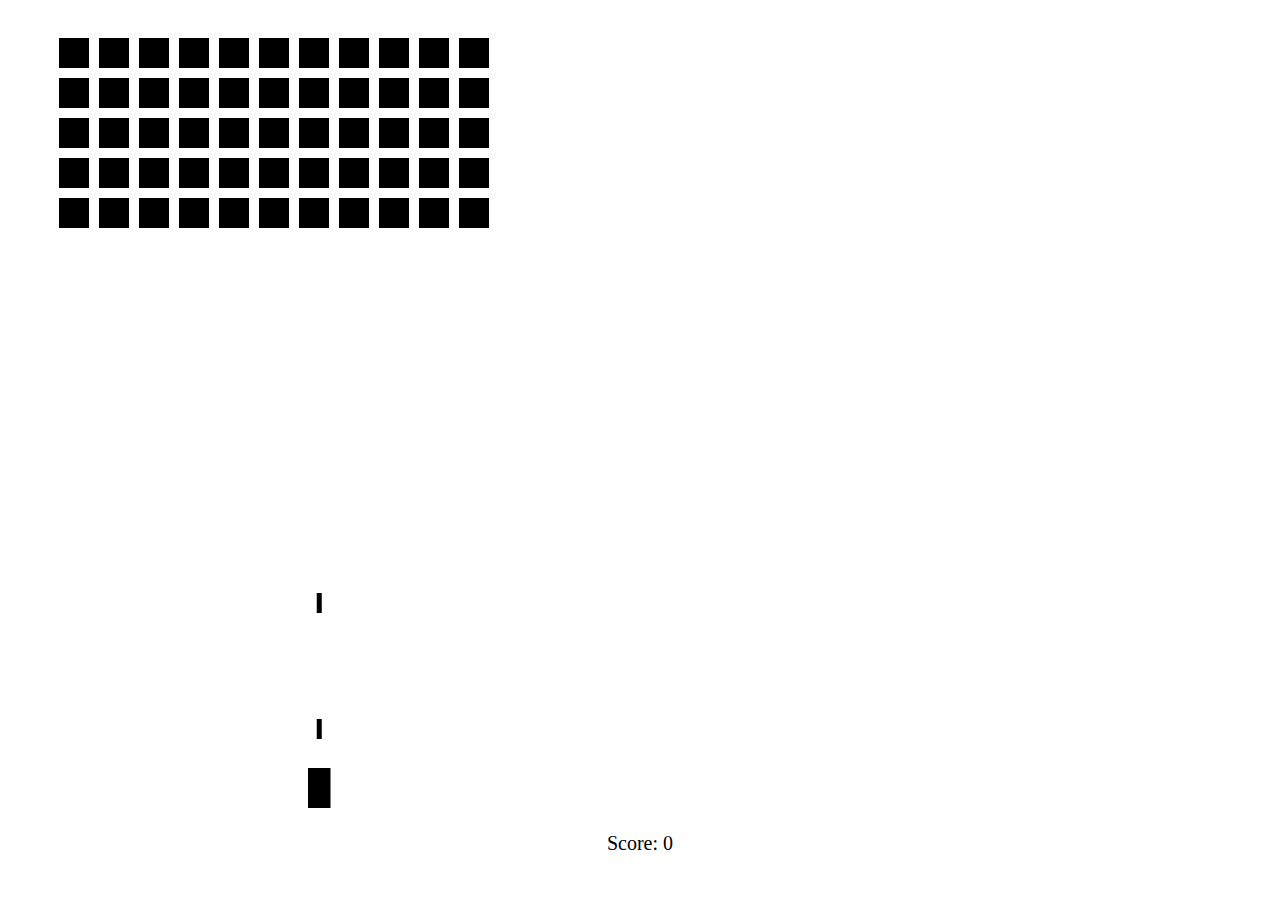
<file: invader_ver3.html>
<!DOCTYPE html>
<html lang="ja">
<head>
    <meta charset="UTF-8">
    <meta http-equiv="X-UA-Compatible" content="IE=edge">
    <meta name="viewport" content="width=device-width, initial-scale=1.0">
    <link href="https://cdn.jsdelivr.net/npm/bootstrap@5.0.2/dist/css/bootstrap.min.css" rel="stylesheet" integrity="sha384-EVSTQN3/azprG1Anm3QDgpJLIm9Nao0Yz1ztcQTwFspd3yD65VohhpuuCOmLASjC" crossorigin="anonymous">
    <script src="index.js"></script>
    <style>
        canvas {
            max-width: 100%;
            height: auto;
        }
        p {
            text-align: center;
            font-size: 20px;
        }
        #gameClear, #gameControls {
            position: absolute;
            top: 50%;
            left: 50%;
            transform: translate(-50%, -50%);
            width: 100%;
            text-align: center;
        }
    </style>
    <title>Space Invaders</title>
</head>
<canvas id="gameCanvas" width="600" height="800"></canvas>
<p>Score: <span id="score">0</span></p>
<div id="endGameContainer" style="display: none; position: absolute; top: 0; left: 0; width: 100%; height: 100%; background: rgba(0,0,0,0.7); z-index: 10;">
    <p id="gameClear" style="font-size: 24px;">Clear!</p>
    <div id="gameControls">
        <button class="btn btn-primary" onclick="restartGame()">もう一度プレイする</button>
        <button class="btn btn-secondary" onclick="goBack()">前のページへ戻る</button>
    </div>
</div>    
    <script>
        const canvas = document.getElementById('gameCanvas');
        const ctx = canvas.getContext('2d');
        const scoreElement = document.getElementById('score');

        const player = { 
            x: canvas.width / 2, 
            y: canvas.height - (canvas.height * 0.05), 
            width: canvas.width * 0.0375, 
            height: canvas.height * 0.05, 
            speed: 5 
        };

        const bullets = [];
        const invaders = [];
        const invaderRows = 5;
        const invaderColumns = 11;
        const invaderSpeed = 0.5;
        let animationId;
        let invaderDirection = 1;
        let leftPressed = false;
        let rightPressed = false;
        let lastTime = 0;
        let score = 0;
        let gameOver = false;
        let lastShotTime = 0;
        const shotInterval = 300; // 300ms = 0.3 seconds

        for (let i = 0; i < invaderRows; i++) {
            for (let j = 0; j < invaderColumns; j++) {
                invaders.push({ x: j * 40 + 30, y: i * 40 + 30, width: 30, height: 30 });
            }
        }

        document.addEventListener('keydown', (e) => {
            if (e.key === 'ArrowLeft') leftPressed = true;
            if (e.key === 'ArrowRight') rightPressed = true;
        });

        document.addEventListener('keyup', (e) => {
            if (e.key === 'ArrowLeft') leftPressed = false;
            if (e.key === 'ArrowRight') rightPressed = false;
        });

        function detectCollision(rect1, rect2) {
            return rect1.x < rect2.x + rect2.width &&
                   rect1.x + rect1.width > rect2.x &&
                   rect1.y < rect2.y + rect2.height &&
                   rect1.y + rect1.height > rect2.y;
        }

        function gameLoop(timestamp) {
            const deltaTime = timestamp - lastTime;
            lastTime = timestamp;

            ctx.clearRect(0, 0, canvas.width, canvas.height);

            if (leftPressed) player.x -= player.speed;
            if (rightPressed) player.x += player.speed;

            if (timestamp - lastShotTime > shotInterval) {
                bullets.push({ x: player.x + player.width / 2 - 2.5, y: player.y, width: 5, height: 20, speed: 7 });
                lastShotTime = timestamp;
            }

            // 弾の移動、衝突の検出などのゲームのメインロジック
            // 弾の移動と描画
            for (let i = bullets.length - 1; i >= 0; i--) {
                const bullet = bullets[i];
                bullet.y -= bullet.speed;
                if (bullet.y + bullet.height < 0) bullets.splice(i, 1);
                ctx.fillRect(bullet.x, bullet.y, bullet.width, bullet.height);
                
                // 弾とインベーダーの衝突検出
                for (let j = invaders.length - 1; j >= 0; j--) {
                    const invader = invaders[j];
                    if (detectCollision(bullet, invader)) {
                        invaders.splice(j, 1);
                        bullets.splice(i, 1);
                        score += 10;
                        scoreElement.innerText = score;
                        break;
                    }
                }
            }

            // インベーダーの移動と描画
            let moveDown = false;
            for (let i = invaders.length - 1; i >= 0; i--) {
                const invader = invaders[i];
                invader.x += invaderSpeed * invaderDirection;
                if (invader.x + invader.width > canvas.width || invader.x < 0) {
                    moveDown = true;
                }
                if (invader.y + invader.height > player.y) {
                    gameOver = true;
                    document.getElementById('endGameContainer').style.display = 'block';
                    return; // ゲームループを終了
                }
                ctx.fillRect(invader.x, invader.y, invader.width, invader.height);
            }

            // インベーダーが画面の端に到達した場合の処理
            if (moveDown) {
                invaderDirection *= -1;
                for (let invader of invaders) {
                    invader.y += 30;
                }
            }

            // プレイヤーの描画
            ctx.fillRect(player.x, player.y, player.width, player.height);

            // インベーダーがすべて撃破されたかチェック
            if (invaders.length === 0) {
                document.getElementById('gameClear').style.display = 'block';
                document.getElementById('endGameContainer').style.display = 'block';
                return; // ゲームループを終了
            }

            // インベーダーがプレイヤーに到達したかチェック
            if (gameOver) {
                gameOverElement.style.display = 'block';
                document.getElementById('endGameContainer').style.display = 'block';
                return; // ゲームループを終了
            }

            animationId = requestAnimationFrame(gameLoop);
        }
        
        function restartGame() {
            location.reload(); // ページをリロード
        }


        function goBack() {
            window.history.back(); // 前のページへ戻る
        }

        gameLoop();
    </script>
</body>
</html>
</file>
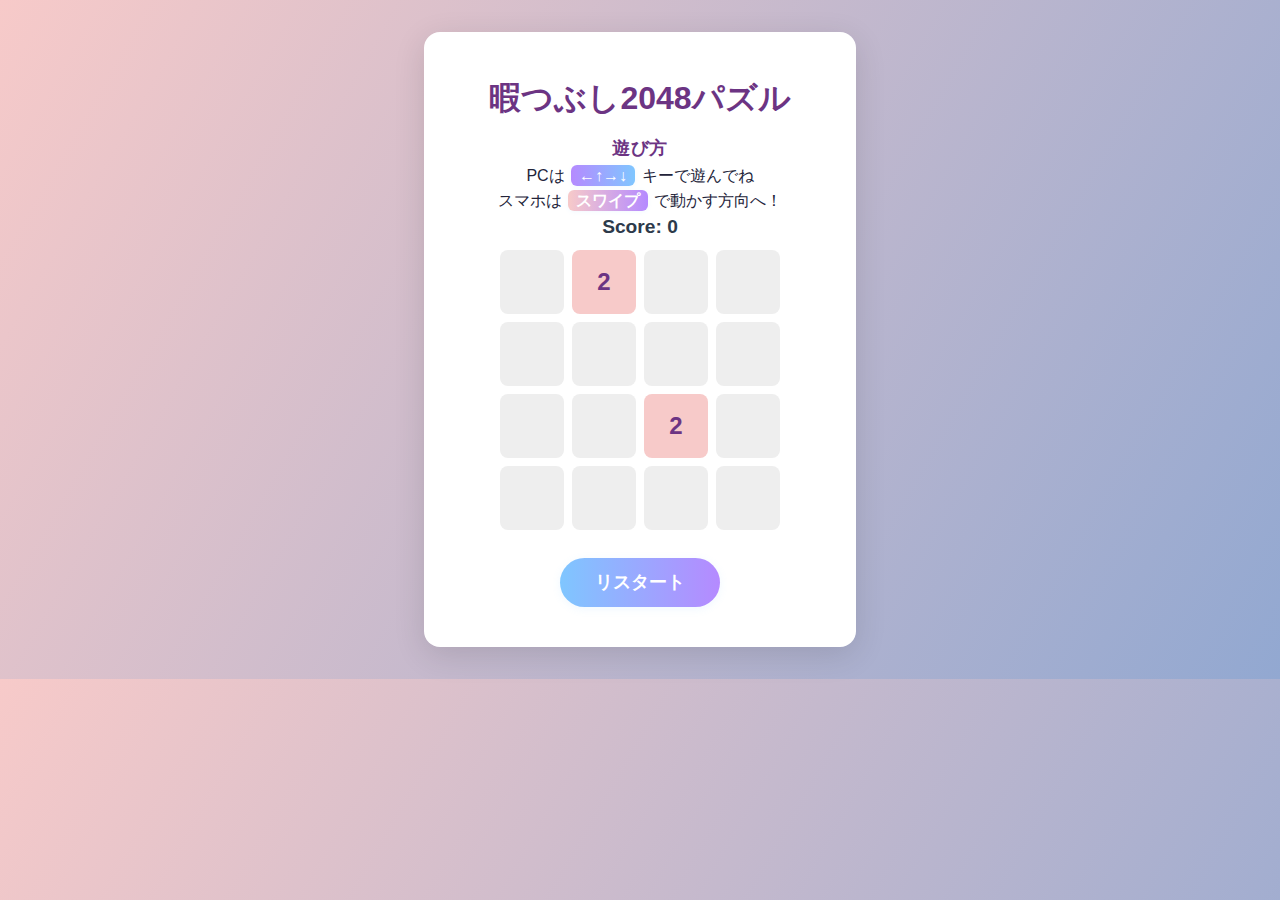
<file: puzzle.html>
<!DOCTYPE html>
<html lang="ja">
<head>
    <meta charset="UTF-8">
    <meta name="viewport" content="width=device-width, initial-scale=1.0">
    <title>Tech0ヒマつぶし2048パズル</title>
        <link href="https://cdn.jsdelivr.net/npm/bootstrap@5.0.2/dist/css/bootstrap.min.css" rel="stylesheet" integrity="sha384-EVSTQN3/azprG1Anm3QDgpJLIm9Nao0Yz1ztcQTwFspd3yD65VohhpuuCOmLASjC" crossorigin="anonymous">
    <link rel="stylesheet" href="puzzle.css">
</head>
<body>
    <div id="game-container" class="container">
        <h1 class="mb-3" style="font-weight: 600;">暇つぶし2048パズル</h1>
        <div id="howto" class="howto-box mb-3">
        <h2 class="howto-title mb-2">遊び方</h2>
        <ul class="howto-list mb-4">
            <li class="mb-2">PCは <span class="key">←↑→↓</span> キーで遊んでね</li>
            <li>スマホは <span class="swipe">スワイプ</span> で動かす方向へ！</li>
        </ul>
        </div>
        <div id="score">Score: 0</div>
        <div id="board"></div>
        <div id="controls">
        <button id="restartBtn">リスタート</button>
        </div>
        <div id="gameOver" style="display:none;">
        <h2>Game Over!</h2>
        <button id="restartBtn2">Restart</button>
        </div>
    </div>
    <script src="puzzle.js"></script>
</body>
</html>
</file>
<file: puzzle.css>
#howto-box {
  background: linear-gradient(90deg, #7fc6ff 0%, #b58aff 100%);
  border-radius: 12px;
  box-shadow: 0 2px 12px rgba(127,198,255,0.10);
  padding: 12px 8px 8px 8px;
  margin-bottom: 18px;
  color: #23243a;
}
.howto-title {
  font-size: 1.1em;
  font-weight: bold;
  margin-bottom: 6px;
  color: #6c3483;
  letter-spacing: 0.5px;
}
.howto-list {
  list-style: none;
  padding: 0;
  margin: 0;
}
.howto-list li {
  font-size: 1em;
  margin-bottom: 4px;
  color: #23243a;
}
.key {
  background: linear-gradient(90deg, #b58aff 0%, #7fc6ff 100%);
  color: #fff;
  border-radius: 6px;
  padding: 2px 8px;
  font-weight: bold;
  margin: 0 2px;
  box-shadow: 0 1px 4px rgba(127,198,255,0.10);
}
.swipe {
  background: linear-gradient(90deg, #f7cac9 0%, #b58aff 100%);
  color: #fff;
  border-radius: 6px;
  padding: 2px 8px;
  font-weight: bold;
  margin: 0 2px;
  box-shadow: 0 1px 4px rgba(127,198,255,0.10);
}
.tile.merge {
  animation: mergeAnim 0.35s;
}
@keyframes mergeAnim {
  0% { transform: scale(1.0); background: #fffbe6; }
  60% { transform: scale(1.18); background: #b58aff; }
  100% { transform: scale(1.0); }
}
body {
  background: linear-gradient(120deg, #f7cac9 0%, #92a8d1 100%);
  margin: 0;
  font-family: 'Noto Sans JP', 'Arial', sans-serif;
}
#game-container {
  max-width: 400px;
  margin: 32px auto;
  background: #fff;
  border-radius: 16px;
  box-shadow: 0 8px 32px rgba(0,0,0,0.12);
  padding: 24px 16px 32px 16px;
  text-align: center;
}
h1 {
  font-size: 2em;
  margin-bottom: 12px;
  color: #6c3483;
}
#score {
  font-size: 1.2em;
  font-weight: bold;
  color: #2d3a4b;
  margin-bottom: 12px;
}
#board {
  display: grid;
  grid-template-columns: repeat(4, 64px);
  grid-template-rows: repeat(4, 64px);
  gap: 8px;
  justify-content: center;
  margin-bottom: 16px;
}
.tile {
  width: 64px;
  height: 64px;
  background: #eee;
  border-radius: 8px;
  display: flex;
  align-items: center;
  justify-content: center;
  font-size: 1.5em;
  font-weight: bold;
  color: #6c3483;
  transition: background 0.2s, color 0.2s;
}
.tile[data-value="2"] { background: #f7cac9; color: #6c3483; }
.tile[data-value="4"] { background: #f9e79f; color: #b9770e; }
.tile[data-value="8"] { background: #aed6f1; color: #2874a6; }
.tile[data-value="16"] { background: #a9dfbf; color: #229954; }
.tile[data-value="32"] { background: #fad7a0; color: #b9770e; }
.tile[data-value="64"] { background: #f5b7b1; color: #c0392b; }
.tile[data-value="128"] { background: #d2b4de; color: #6c3483; }
.tile[data-value="256"] { background: #f7cac9; color: #6c3483; }
.tile[data-value="512"] { background: #f9e79f; color: #b9770e; }
.tile[data-value="1024"] { background: #aed6f1; color: #2874a6; }
.tile[data-value="2048"] { background: #a9dfbf; color: #229954; }
#controls {
  margin-bottom: 8px;
}
#restartBtn, #restartBtn2 {
  background: linear-gradient(90deg, #7fc6ff 0%, #b58aff 100%);
  color: #fff;
  border: none;
  border-radius: 2em;
  padding: 0.7em 2em;
  font-size: 1.1em;
  font-weight: bold;
  box-shadow: 0 2px 8px rgba(127,198,255,0.12);
  cursor: pointer;
  margin-top: 12px;
}
#restartBtn:active, #restartBtn2:active {
  background: linear-gradient(90deg, #b58aff 0%, #7fc6ff 100%);
}
#gameOver {
  position: absolute;
  top: 40%;
  left: 50%;
  transform: translate(-50%, -50%);
  background: rgba(255,255,255,0.95);
  border-radius: 12px;
  box-shadow: 0 2px 16px rgba(0,0,0,0.18);
  padding: 32px 24px;
  text-align: center;
  z-index: 10;
}
#gameOver h2 {
  color: #e74c3c;
  margin-bottom: 16px;
}
@media (max-width: 600px) {
  #game-container {
    max-width: 95vw;
    border-radius: 0;
    box-shadow: none;
    padding: 12px 2px 24px 2px;
  }
  #board {
    grid-template-columns: repeat(4, 48px);
    grid-template-rows: repeat(4, 48px);
    gap: 5px;
  }
  .tile {
    width: 48px;
    height: 48px;
    font-size: 1.1em;
  }
}
</file>
